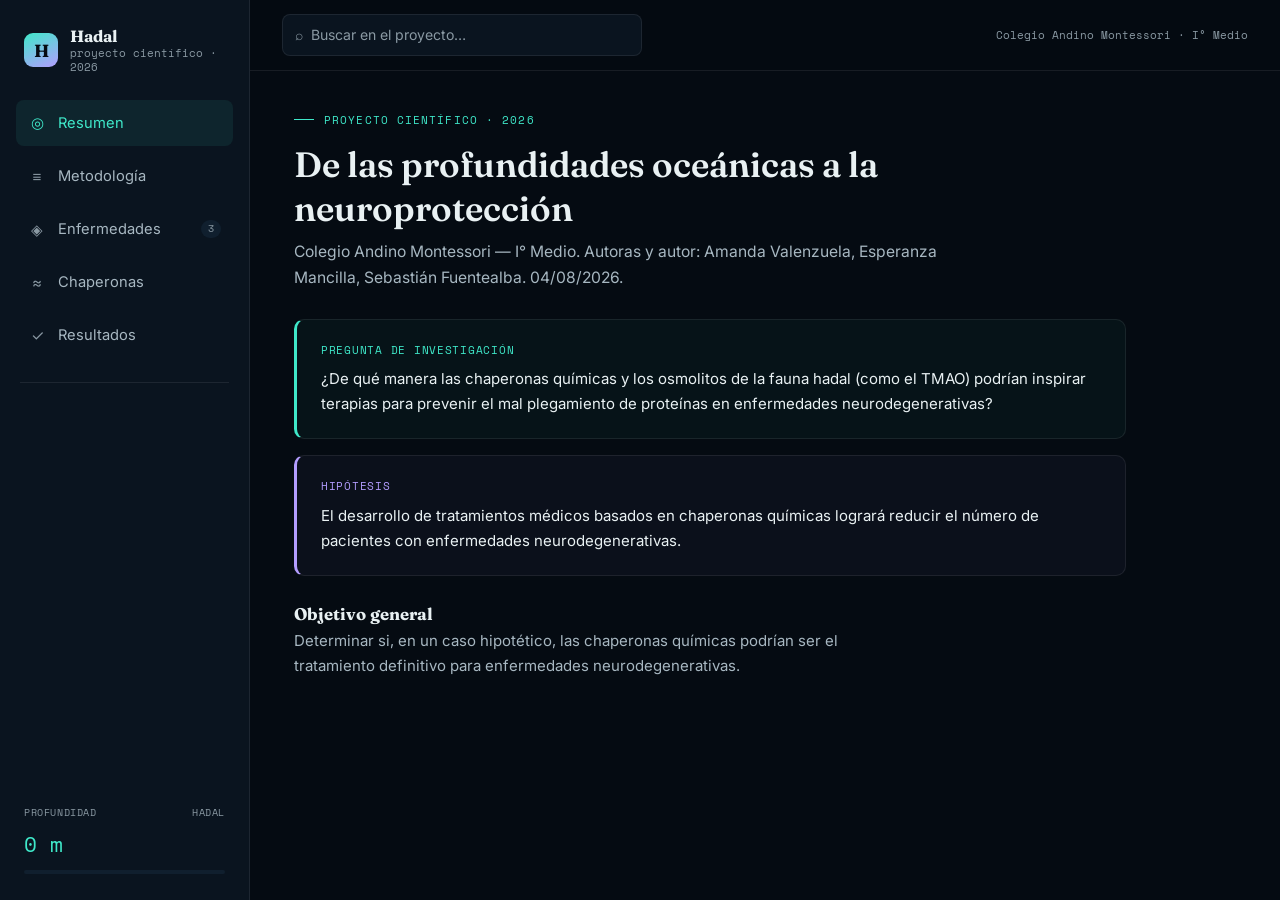
<file: index.html>
<!DOCTYPE html>
<html lang="es">
<head>
<meta charset="UTF-8">
<meta name="viewport" content="width=device-width, initial-scale=1.0">
<title>De las profundidades oceánicas a la neuroprotección</title>
<meta name="description" content="Proyecto científico — Colegio Andino Montessori, I° Medio, 2026.">

<link rel="preconnect" href="https://fonts.googleapis.com">
<link rel="preconnect" href="https://fonts.gstatic.com" crossorigin>
<link href="https://fonts.googleapis.com/css2?family=Fraunces:opsz,wght@9..144,500;9..144,600;9..144,700&family=Space+Mono:wght@400;700&family=Inter:wght@400;500;600&display=swap" rel="stylesheet">

<link rel="stylesheet" href="variables.css">
<link rel="stylesheet" href="base.css">
<link rel="stylesheet" href="app-shell.css">
<link rel="stylesheet" href="components.css">
<link rel="stylesheet" href="enhancements.css">
</head>
<body>

<div class="app">

  <aside class="sidebar" id="sidebar">
    <div class="brand">
      <div class="mark">H</div>
      <div class="txt">
        <strong>Hadal</strong>
        <span>proyecto científico · 2026</span>
      </div>
    </div>

    <ul class="nav-list">
      <li><a class="nav-item" href="#/resumen" data-route="resumen"><span class="ic">◎</span> Resumen</a></li>
      <li><a class="nav-item" href="#/metodologia" data-route="metodologia"><span class="ic">≡</span> Metodología</a></li>
      <li><a class="nav-item" href="#/enfermedades" data-route="enfermedades"><span class="ic">◈</span> Enfermedades <span class="badge">3</span></a></li>
      <li><a class="nav-item" href="#/chaperonas" data-route="chaperonas"><span class="ic">≈</span> Chaperonas</a></li>
      <li><a class="nav-item" href="#/resultados" data-route="resultados"><span class="ic">✓</span> Resultados</a></li>
    </ul>

    <div class="sidebar-divider"></div>

    <div class="sidebar-footer">
      <div class="depth-widget">
        <div class="label"><span>Profundidad</span><span>hadal</span></div>
        <div class="value" id="depth-value">0 m</div>
        <div class="bar"><div class="fill" id="depth-fill" style="width:0%"></div></div>
      </div>
    </div>
  </aside>

  <div class="app-main">
    <header class="topbar">
      <button class="hamburger" id="hamburger" aria-label="Abrir menú">☰</button>
      <div class="search-box">
        <span class="ic">⌕</span>
        <input id="search-input" type="text" placeholder="Buscar en el proyecto…">
      </div>
      <div class="topbar-meta">Colegio Andino Montessori · I° Medio</div>
    </header>

    <main id="view-root"></main>
  </div>

</div>

<script src="data.js"></script>
<script src="views.js"></script>
<script src="router.js"></script>
</body>
</html>
</file>
<file: variables.css>
:root{
  /* superficies */
  --abyss-0:#050b12;
  --abyss-1:#0a141f;
  --abyss-2:#101f2e;
  --depth-line:rgba(255,255,255,0.08);

  /* texto */
  --ink:#e9f1f3;
  --ink-dim:#a7b7c1;
  --ink-faint:#6c7c88;

  /* acentos */
  --bio-teal:#3fe8c9;
  --bio-teal-dim:rgba(63,232,201,0.35);
  --neural-violet:#b39dff;

  /* color por enfermedad */
  --alz:#ff6b6b;
  --park:#ffa94d;
  --ela:#4dabf7;

  /* tipografías */
  --serif:'Fraunces', Georgia, serif;
  --mono:'Space Mono', 'Courier New', monospace;
  --sans:'Inter', -apple-system, BlinkMacSystemFont, 'Segoe UI', sans-serif;
}
</file>
<file: base.css>
*, *::before, *::after{ box-sizing:border-box; margin:0; padding:0; }

html{ scroll-behavior:smooth; }

body{
  background:var(--abyss-0);
  color:var(--ink);
  font-family:var(--sans);
  font-size:15px;
  line-height:1.65;
  -webkit-font-smoothing:antialiased;
}

h1,h2,h3,h4{
  font-family:var(--serif);
  color:var(--ink);
  line-height:1.25;
}

p{ color:var(--ink-dim); max-width:68ch; }

a{ color:var(--bio-teal); }

button{
  font-family:inherit;
  cursor:pointer;
  color:inherit;
}

ul, ol{ padding-left:1.2em; color:var(--ink-dim); }
li{ margin-bottom:6px; }

img{ max-width:100%; display:block; }

/* scrollbar sutil, tema abisal */
::-webkit-scrollbar{ width:10px; height:10px; }
::-webkit-scrollbar-track{ background:var(--abyss-0); }
::-webkit-scrollbar-thumb{ background:var(--abyss-2); border-radius:6px; border:2px solid var(--abyss-0); }
::-webkit-scrollbar-thumb:hover{ background:var(--bio-teal-dim); }

::selection{ background:var(--bio-teal-dim); color:var(--ink); }
</file>
<file: app-shell.css>
.app{
  display:flex;
  min-height:100vh;
}

/* ---------- Sidebar ---------- */
.sidebar{
  width:250px;
  flex-shrink:0;
  background:var(--abyss-1);
  border-right:1px solid var(--depth-line);
  padding:22px 16px;
  display:flex;
  flex-direction:column;
  position:sticky;
  top:0;
  height:100vh;
  overflow-y:auto;
}

.brand{
  display:flex;
  align-items:center;
  gap:12px;
  padding:4px 8px 26px;
}
.brand .mark{
  width:34px; height:34px; border-radius:9px;
  background:linear-gradient(155deg, var(--bio-teal), var(--neural-violet));
  color:var(--abyss-0);
  font-family:var(--serif); font-weight:700; font-size:1.1rem;
  display:flex; align-items:center; justify-content:center;
  flex-shrink:0;
}
.brand .txt{ display:flex; flex-direction:column; line-height:1.3; }
.brand .txt strong{ font-family:var(--serif); font-size:1.02rem; color:var(--ink); }
.brand .txt span{ font-family:var(--mono); font-size:10.5px; color:var(--ink-faint); }

.nav-list{ list-style:none; padding:0; display:flex; flex-direction:column; gap:2px; }
.nav-item{
  display:flex; align-items:center; gap:12px;
  padding:10px 12px; border-radius:8px;
  color:var(--ink-dim); text-decoration:none;
  font-size:.92rem;
  transition:background .15s ease, color .15s ease;
}
.nav-item .ic{
  width:18px; text-align:center; color:var(--ink-faint);
  font-size:.95rem; flex-shrink:0;
}
.nav-item:hover{ background:rgba(255,255,255,0.04); color:var(--ink); }
.nav-item.is-active{ background:rgba(63,232,201,0.08); color:var(--bio-teal); }
.nav-item.is-active .ic{ color:var(--bio-teal); }
.nav-item .badge{
  margin-left:auto; font-family:var(--mono); font-size:10px;
  background:var(--abyss-2); color:var(--ink-faint);
  padding:1px 7px; border-radius:100px;
}
.nav-item.is-active .badge{ background:rgba(63,232,201,0.15); color:var(--bio-teal); }

.sidebar-divider{ height:1px; background:var(--depth-line); margin:18px 4px; }

.sidebar-footer{ margin-top:auto; padding:4px 8px; }
.depth-widget .label{
  display:flex; justify-content:space-between;
  font-family:var(--mono); font-size:10px; letter-spacing:.06em;
  text-transform:uppercase; color:var(--ink-faint); margin-bottom:6px;
}
.depth-widget .value{
  font-family:var(--mono); font-size:1.3rem; color:var(--bio-teal); margin-bottom:8px;
}
.depth-widget .bar{
  height:4px; border-radius:100px; background:var(--abyss-2); overflow:hidden;
}
.depth-widget .fill{
  height:100%; background:linear-gradient(90deg, var(--bio-teal), var(--neural-violet));
  transition:width .5s ease;
}

/* ---------- Contenido principal ---------- */
.app-main{ flex:1; min-width:0; display:flex; flex-direction:column; }

.topbar{
  position:sticky; top:0; z-index:5;
  display:flex; align-items:center; gap:16px;
  padding:14px 32px;
  background:rgba(5,11,18,0.85);
  backdrop-filter:blur(10px);
  border-bottom:1px solid var(--depth-line);
}
.hamburger{
  display:none;
  background:none; border:none; color:var(--ink);
  font-size:1.2rem; line-height:1;
}
.search-box{
  display:flex; align-items:center; gap:8px;
  background:var(--abyss-1); border:1px solid var(--depth-line);
  border-radius:8px; padding:8px 12px;
  width:100%; max-width:360px;
}
.search-box .ic{ color:var(--ink-faint); font-size:.9rem; }
.search-box input{
  background:none; border:none; outline:none; color:var(--ink);
  font-family:var(--sans); font-size:.88rem; width:100%;
}
.search-box input::placeholder{ color:var(--ink-faint); }
.topbar-meta{
  margin-left:auto; font-family:var(--mono); font-size:11px;
  color:var(--ink-faint); white-space:nowrap;
}

#view-root{
  padding:40px 44px 80px;
  max-width:920px;
  width:100%;
}

/* ---------- Responsive ---------- */
@media (max-width:880px){
  .sidebar{
    position:fixed; left:0; top:0; z-index:20;
    transform:translateX(-100%);
    transition:transform .22s ease;
    box-shadow:0 0 40px rgba(0,0,0,0.5);
  }
  .sidebar.is-open{ transform:translateX(0); }
  .hamburger{ display:block; }
  .topbar{ padding:14px 20px; }
  #view-root{ padding:28px 20px 60px; }
  .topbar-meta{ display:none; }
}

.sidebar-scrim{
  display:none;
  position:fixed; inset:0; background:rgba(0,0,0,0.5); z-index:15;
}
.sidebar-scrim.is-open{ display:block; }
</file>
<file: components.css>
.eyebrow{
  font-family:var(--mono); font-size:11px; letter-spacing:.1em;
  color:var(--bio-teal); text-transform:uppercase; margin-bottom:14px;
  display:flex; align-items:center; gap:10px;
}
.eyebrow::before{content:'';width:20px;height:1px;background:var(--bio-teal);}

.view-title{font-size:clamp(1.6rem,3vw,2.2rem); font-weight:600; margin-bottom:8px;}
.view-sub{color:var(--ink-dim); font-size:.98rem; margin-bottom:28px; max-width:68ch;}

/* Cajas de dato destacado (pregunta, hipótesis, conclusión) */
.box{
  border:1px solid var(--depth-line); border-radius:10px;
  padding:22px 24px; margin-bottom:16px;
  background:rgba(63,232,201,0.035); border-left:3px solid var(--bio-teal);
}
.box.violet{border-left-color:var(--neural-violet); background:rgba(179,157,255,0.04);}
.box .tag{
  font-family:var(--mono); font-size:10.5px; color:var(--bio-teal);
  text-transform:uppercase; letter-spacing:.07em; display:block; margin-bottom:8px;
}
.box.violet .tag{color:var(--neural-violet);}
.box p{color:var(--ink); max-width:none;}

/* Filas de lista (estilo Gmail) */
.list{border-top:1px solid var(--depth-line);}
.list-row{
  display:flex; align-items:flex-start; gap:16px;
  padding:16px 4px; border-bottom:1px solid var(--depth-line);
}
.list-row .n{font-family:var(--mono); font-size:11px; color:var(--bio-teal); padding-top:3px; min-width:20px;}
.list-row .body strong{display:block; font-family:var(--serif); font-size:1.02rem; font-weight:500; margin-bottom:3px; color:var(--ink);}
.list-row .body p{margin:0; font-size:.9rem;}

/* Grilla de tarjetas (estilo YouTube) */
.card-grid{
  display:grid; grid-template-columns:repeat(auto-fill,minmax(250px,1fr));
  gap:20px;
}
.card{
  cursor:pointer; border-radius:12px; overflow:hidden;
  background:var(--abyss-1); border:1px solid var(--depth-line);
  transition:transform .18s ease, border-color .18s ease;
  text-align:left; color:inherit;
}
.card:hover{transform:translateY(-3px); border-color:var(--bio-teal-dim);}
.card:focus-visible{outline:2px solid var(--bio-teal); outline-offset:2px;}
.card .thumb{
  height:130px; display:flex; align-items:center; justify-content:center;
  position:relative; font-family:var(--serif); font-size:1rem; color:var(--abyss-0); font-weight:600;
  overflow:hidden;
}
.card .thumb img{width:100%; height:100%; object-fit:cover; display:block;}
.card .thumb .depth-tag{
  position:absolute; bottom:8px; right:10px; font-family:var(--mono); font-size:9.5px;
  background:rgba(0,0,0,0.45); color:#fff; padding:2px 7px; border-radius:5px;
}
.card .info{padding:14px 16px;}
.card .info h4{font-size:1rem; font-weight:600; margin-bottom:5px;}
.card .info p{font-size:.85rem; color:var(--ink-faint); margin:0; max-width:none;}

/* Vista de detalle (lector) */
.reader{max-width:720px;}
.back-btn{
  display:inline-flex; align-items:center; gap:8px; margin-bottom:24px;
  background:none; border:none; color:var(--ink-dim); font-family:var(--mono); font-size:12px;
}
.back-btn:hover{color:var(--bio-teal);}
.reader-head{display:flex; align-items:center; gap:14px; margin-bottom:18px;}
.reader-head .dot{width:12px; height:12px; border-radius:50%; flex-shrink:0;}
.reader-head h2{font-size:1.7rem; font-weight:600;}
.reader-figure{
  margin:22px 0; border:1px solid var(--depth-line); border-radius:10px;
  overflow:hidden; background:var(--abyss-1);
}
.reader-figure img{display:block; width:100%; height:auto; max-height:340px; object-fit:cover;}

.tab-body{display:flex; gap:28px; align-items:flex-start; flex-wrap:wrap;}
.tab-body p{flex:1; min-width:220px;}
.tab-figure{
  width:220px; max-width:100%; border-radius:10px; border:1px solid var(--depth-line);
  flex-shrink:0; object-fit:cover; height:220px;
}
.tab-figure.tall{height:340px; object-fit:cover; object-position:top;}
@media (max-width:640px){
  .tab-figure, .tab-figure.tall{width:100%; height:220px;}
}

.field-row{display:flex; gap:32px; flex-wrap:wrap; margin:24px 0; padding:18px 0; border-top:1px solid var(--depth-line); border-bottom:1px solid var(--depth-line);}
.field-row .f .k{font-family:var(--mono); font-size:10px; text-transform:uppercase; letter-spacing:.06em; color:var(--ink-faint); margin-bottom:4px;}
.field-row .f .v{font-family:var(--serif); font-size:1.05rem; color:var(--ink);}

.related{margin-top:40px; padding-top:20px; border-top:1px solid var(--depth-line);}
.related .h{font-family:var(--mono); font-size:11px; color:var(--ink-faint); text-transform:uppercase; letter-spacing:.06em; margin-bottom:14px;}
.related-row{display:flex; align-items:center; gap:12px; padding:10px 0; cursor:pointer; background:none; border:none; width:100%; text-align:left;}
.related-row .dot{width:8px; height:8px; border-radius:50%; flex-shrink:0;}
.related-row span{color:var(--ink-dim); font-size:.9rem;}
.related-row:hover span{color:var(--bio-teal);}

/* Tabs (chaperonas: océano / cerebro) */
.tabs{display:flex; gap:4px; border-bottom:1px solid var(--depth-line); margin:22px 0 24px;}
.tab-btn{
  padding:10px 4px; margin-right:22px; font-family:var(--mono); font-size:11.5px;
  letter-spacing:.04em; text-transform:uppercase; color:var(--ink-faint);
  background:none; border:none; border-bottom:2px solid transparent;
}
.tab-btn.active{color:var(--bio-teal); border-color:var(--bio-teal);}
.tab-panel{display:none;}
.tab-panel.active{display:block;}

.tmao-box{
  margin-top:22px; padding:22px 24px; border:1px solid var(--bio-teal-dim);
  background:rgba(63,232,201,0.05); border-radius:10px; position:relative;
}
.tmao-box .tag{
  font-family:var(--mono); font-size:10.5px; color:var(--bio-teal); letter-spacing:.07em;
  text-transform:uppercase; display:block; margin-bottom:8px;
}
.tmao-box p{color:var(--ink); max-width:none;}

/* Resultados: veredicto + razones + fuentes */
.verdict-row{display:flex; align-items:center; gap:14px; margin-bottom:20px;}
.pill{
  font-family:var(--mono); font-size:11px; letter-spacing:.05em; text-transform:uppercase;
  padding:7px 16px; border:1px solid var(--park); color:var(--park); border-radius:100px;
}
.reason-row{display:flex; gap:14px; padding:14px 0; border-bottom:1px solid var(--depth-line); align-items:flex-start;}
.reason-row .x{font-family:var(--mono); color:var(--alz); font-size:13px; padding-top:2px;}
.reason-row p{margin:0; font-size:.92rem;}

.source-chip{
  display:flex; align-items:center; gap:12px; padding:13px 16px;
  border:1px solid var(--depth-line); border-radius:10px; margin-bottom:10px;
  text-decoration:none;
}
.source-chip:hover{border-color:var(--bio-teal-dim); background:rgba(63,232,201,0.03);}
.source-chip .file-icon{
  width:34px; height:34px; border-radius:7px; background:var(--depth-line);
  display:flex; align-items:center; justify-content:center; flex-shrink:0;
  font-family:var(--mono); font-size:10px; color:var(--bio-teal);
}
.source-chip .txt strong{display:block; font-size:.9rem; color:var(--ink); font-weight:500;}
.source-chip .txt span{font-family:var(--mono); font-size:11px; color:var(--ink-faint);}

.empty-state{
  padding:60px 0; text-align:center; color:var(--ink-faint);
  font-family:var(--mono); font-size:13px;
}
</file>
<file: enhancements.css>
/* ========================================
   enhancements.css
   Mejoras visuales y de interacción
   ======================================== */

/* 1. TARJETAS - Hover con sombra mejorada */
.card {
  box-shadow: 0 2px 8px rgba(0, 0, 0, 0.2);
}
.card:hover {
  transform: translateY(-4px);
  box-shadow: 0 12px 24px rgba(63, 232, 201, 0.1);
  border-color: var(--bio-teal);
}

/* Overlay de color al hover */
.card .thumb::after {
  content: '';
  position: absolute;
  inset: 0;
  background: var(--bio-teal);
  opacity: 0;
  transition: opacity 0.2s;
  pointer-events: none;
}
.card:hover .thumb::after {
  opacity: 0.05;
}

/* Animación de fade-in para imágenes */
.card .thumb img,
.reader-figure img,
.tab-figure {
  animation: fadeIn 0.4s ease-in;
}

@keyframes fadeIn {
  from { opacity: 0; }
  to { opacity: 1; }
}

/* 2. TABS - Mejorados con hover y active state */
.tab-btn {
  padding: 12px 16px;
  border-radius: 6px 6px 0 0;
  transition: background 0.2s, color 0.2s;
}
.tab-btn:hover {
  background: rgba(63, 232, 201, 0.08);
  color: var(--ink);
}
.tab-btn.active {
  background: rgba(63, 232, 201, 0.12);
  color: var(--bio-teal);
  border-bottom: 3px solid var(--bio-teal);
}

/* 3. BOTÓN DE ATRÁS - Mejorado */
.back-btn {
  padding: 8px 12px;
  border-radius: 6px;
  transition: all 0.2s;
}
.back-btn:hover {
  background: rgba(63, 232, 201, 0.1);
  color: var(--bio-teal);
  padding-left: 16px;
}

/* 4. WIDGET DE PROFUNDIDAD - Interactivo */
.depth-widget {
  transition: transform 0.3s ease;
}
.depth-widget:hover {
  transform: scale(1.02);
}

.depth-widget .fill {
  box-shadow: 0 0 8px rgba(63, 232, 201, 0.5);
}

/* 5. FOCUS VISIBLE - Mejorado para accesibilidad */
.nav-item:focus-visible,
.card:focus-visible,
.back-btn:focus-visible,
.related-row:focus-visible,
.tab-btn:focus-visible {
  outline: 2px solid var(--bio-teal);
  outline-offset: 3px;
}

/* 6. SIDEBAR SCRIM - Con backdrop blur y animación */
.sidebar-scrim {
  backdrop-filter: blur(2px);
  animation: fadeInScrim 0.2s ease;
}

@keyframes fadeInScrim {
  from { opacity: 0; }
  to { opacity: 0.5; }
}

/* 7. BOTONES DE RELACIÓN - Hover mejorado */
.related-row {
  transition: all 0.2s ease;
  border-radius: 6px;
  padding: 10px 8px;
}
.related-row:hover {
  background: rgba(63, 232, 201, 0.06);
}
.related-row:hover span {
  color: var(--bio-teal);
}

/* 8. CHIPS DE FUENTES - Efecto hover mejorado */
.source-chip {
  transition: all 0.2s ease;
}
.source-chip:hover {
  border-color: var(--bio-teal);
  background: rgba(63, 232, 201, 0.06);
  transform: translateX(4px);
}

/* 9. CAJA DE INFORMACIÓN - Más sutil pero presente */
.box {
  transition: all 0.2s ease;
}
.box:hover {
  border-color: var(--bio-teal);
  background: rgba(63, 232, 201, 0.05);
}

/* 10. LISTA - Filas con hover */
.list-row {
  transition: background 0.2s ease;
  border-radius: 4px;
}
.list-row:hover {
  background: rgba(63, 232, 201, 0.04);
}

/* 11. BÚSQUEDA - Input con focus mejorado */
.search-box input:focus {
  outline: none;
}
.search-box:focus-within {
  border-color: var(--bio-teal);
  box-shadow: 0 0 12px rgba(63, 232, 201, 0.15);
}

/* 12. TRANSICIONES SUAVES EN GENERAL */
* {
  transition-timing-function: cubic-bezier(0.4, 0, 0.2, 1);
}

/* 13. IMAGEN READER - Efecto sutil */
.reader-figure {
  transition: transform 0.3s ease;
}
.reader-figure:hover {
  transform: scale(1.01);
}

/* 14. PILL (VEREDICTO) - Hover interactivo */
.pill {
  transition: all 0.2s ease;
  cursor: default;
  box-shadow: 0 2px 8px rgba(0, 0, 0, 0.1);
}
.pill:hover {
  box-shadow: 0 4px 12px rgba(0, 0, 0, 0.2);
}

/* 15. ANIMACIÓN DE ENTRADA DE CONTENIDO */
#view-root {
  animation: slideInContent 0.3s ease-out;
}

@keyframes slideInContent {
  from {
    opacity: 0;
    transform: translateY(8px);
  }
  to {
    opacity: 1;
    transform: translateY(0);
  }
}

/* 16. MEJORA DE CONTRASTE - Ink-faint más legible */
:root {
  --ink-faint: #8a99a3;
}

/* 17. RESPONSIVE - Ajustes para mobile */
@media (max-width: 640px) {
  .card {
    box-shadow: 0 1px 4px rgba(0, 0, 0, 0.15);
  }
  .card:hover {
    transform: translateY(-2px);
    box-shadow: 0 8px 16px rgba(63, 232, 201, 0.08);
  }
  
  .tab-btn {
    padding: 10px 12px;
    font-size: 10px;
  }
  
  .back-btn {
    padding: 6px 10px;
    font-size: 11px;
  }
}
</file>
